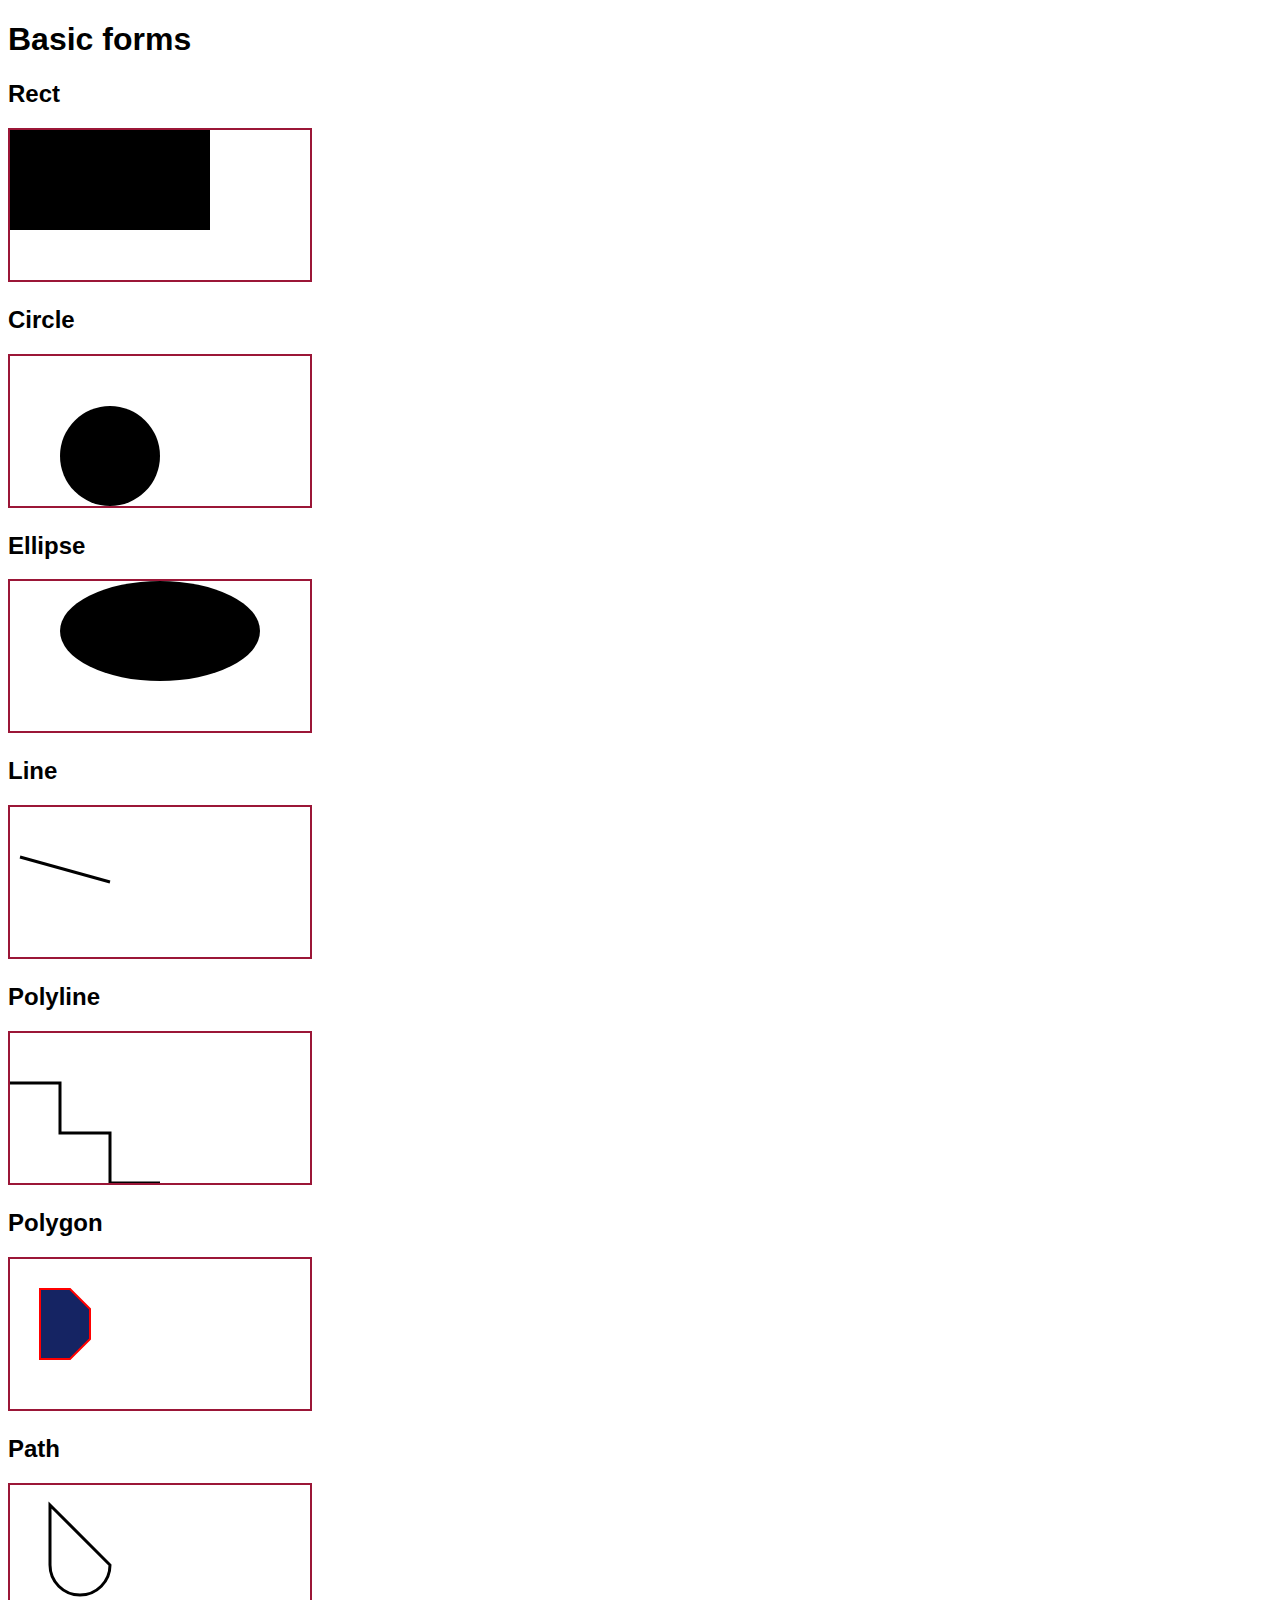
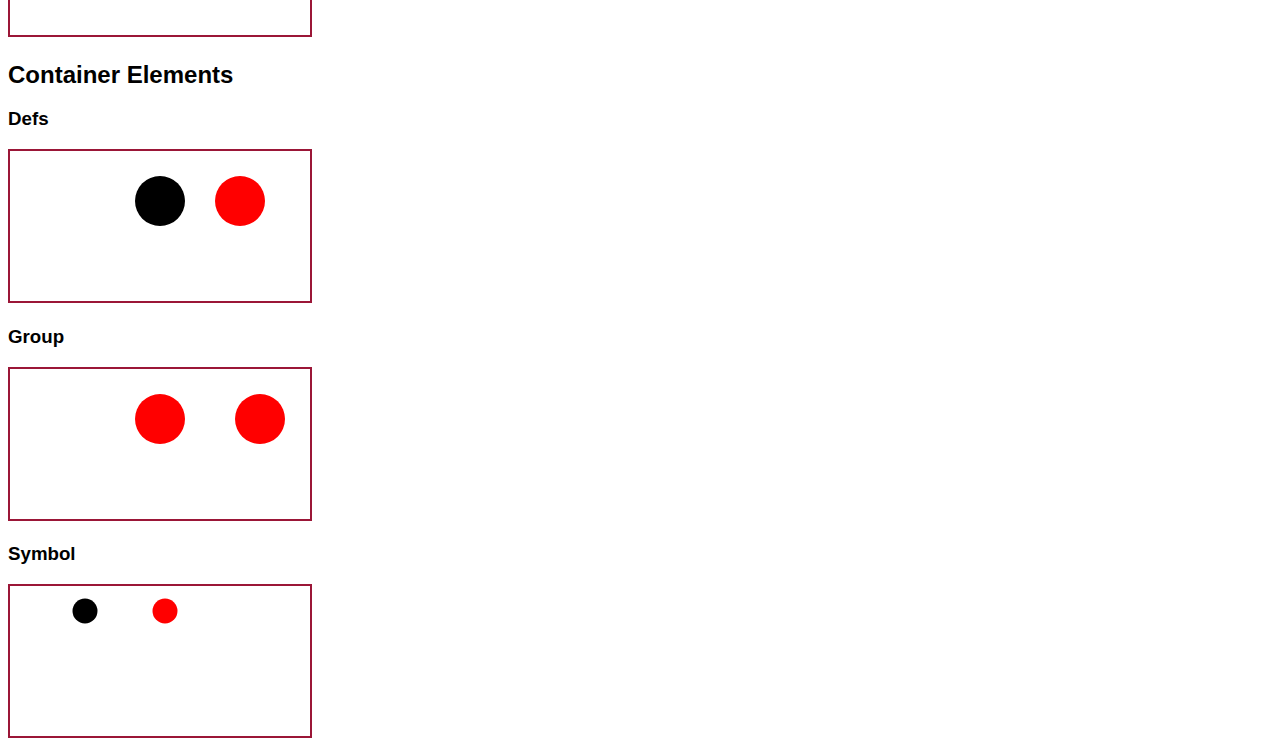
<file: basic-forms/index.html>
<!DOCTYPE html>
<html lang="en">
<head>
  <meta charset="UTF-8">
  <meta http-equiv="X-UA-Compatible" content="IE=edge">
  <meta name="viewport" content="width=device-width, initial-scale=1.0">
  <title>Basic Forms</title>
  <link rel="stylesheet" href="./../assets/css/style.css">
</head>
<body>
  <h1>Basic forms</h1>

  <h2>Rect</h2>
  <svg>
    <rect x="0" y="0" width="200" height="100"/>
  </svg>

  <h2>Circle</h2>
  <svg>
    <circle r="50" cx="100" cy="100"/>
  </svg>

  <h2>Ellipse</h2>
  <svg>
    <ellipse rx="100" ry="50" cx="150" cy="50"/>
  </svg>

  <h2>Line</h2>
  <svg>
    <line x1="10" y1="50" x2="100" y2="75" stroke="#000" stroke-width="3"/>
  </svg>

  <h2>Polyline</h2>
  <svg>
    <polyline points="0,50 50,50 50,100 100,100 100,150 150,150" fill="transparent" stroke="#000" stroke-width="3"/>
  </svg>

  <h2>Polygon</h2>
  <svg>
    <polygon points="30,30 60,30 80,50 80,80 60,100 30,100" fill="#152463" stroke="#F00" stroke-width="2"/>
  </svg>

  <h2>Path</h2>
  <svg>
    <path 
      stroke="#000"
      stroke-width="3"
      fill="none"
      d="M40,20 L40,80 A30,30 0 0,0 100,80z"
    />
  </svg>

  <h2>Container Elements</h2>

  <h3>Defs</h3>
  <svg>
    <defs>
      <circle id="my-circle" r="25" cx="150" cy="50"/>
    </defs>

    <use xlink:href="#my-circle"/>
    <use xlink:href="#my-circle" x="80" fill="red"/>
  </svg>

  <h3>Group</h3>
  <svg>
    <g fill="red">
      <circle id="my-circle" r="25" cx="150" cy="50"/>
      <circle id="my-circle" r="25" cx="250" cy="50"/>
    </g>
  </svg>

  <h3>Symbol</h3>
  <svg>
    <symbol id="my-symbol" viewBox="0 0 600 300">
      <circle r="25" cx="150" cy="50"/>
    </symbol>

    <use xlink:href="#my-symbol"/>
    <use xlink:href="#my-symbol" x="80" fill="red"/>
  </svg>
</body>
</html>
</file>
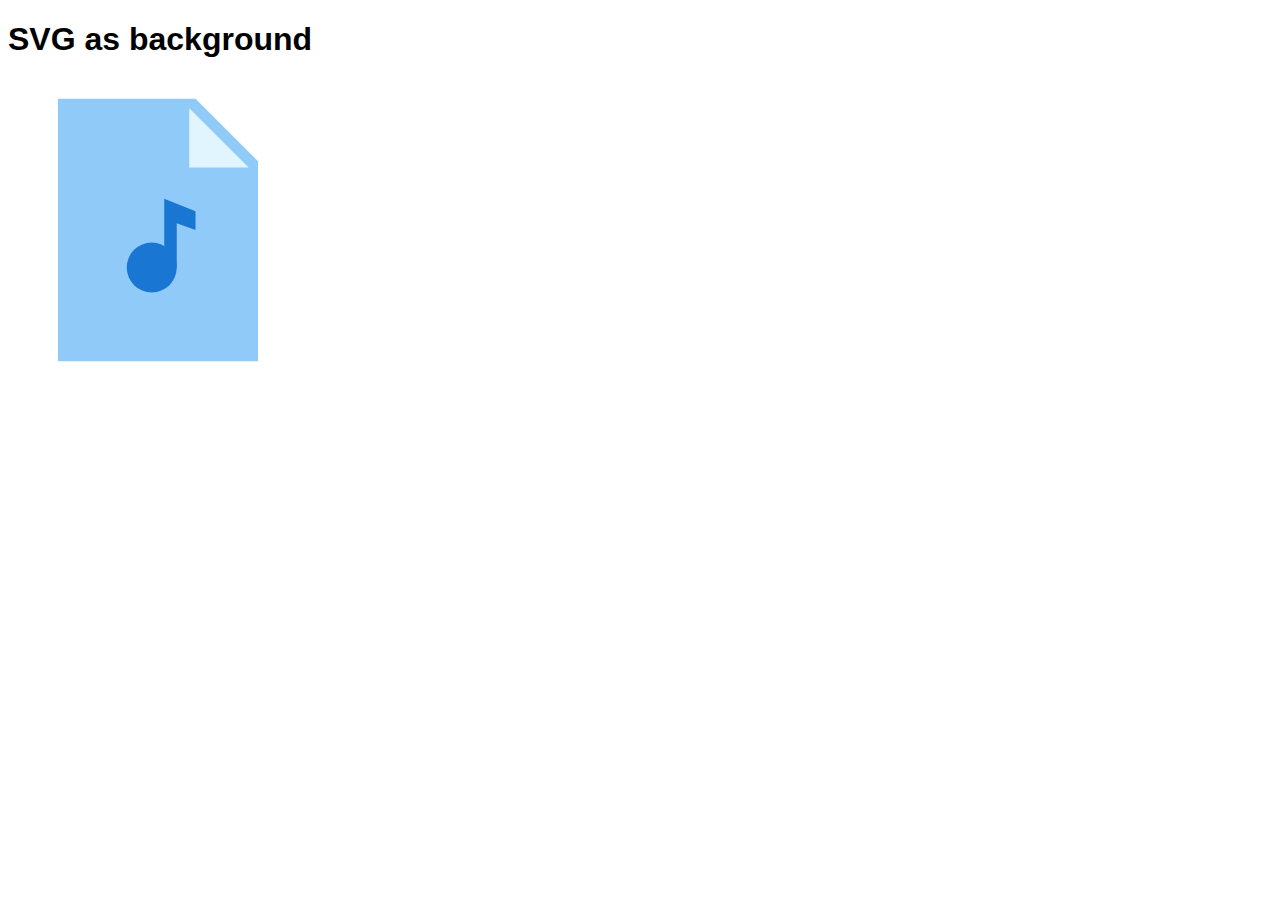
<file: bkg-image/index.html>
<!DOCTYPE html>
<html lang="en">
<head>
  <meta charset="UTF-8">
  <meta http-equiv="X-UA-Compatible" content="IE=edge">
  <meta name="viewport" content="width=device-width, initial-scale=1.0">
  <title>SVG as background</title>

  <link rel="stylesheet" href="./../assets/css/main.css">
</head>
<body>
  <style>
    .icon{
      display:inline-block;
      width:300px;
      height:300px;
    }
    .icon-music{
      background-image: url('./../assets/img/audio_file.svg');
    }
    .icon-clock{
      background-image: url('./../assets/img/alarm_clock.svg');
    }
  </style>

  <h1>SVG as background</h1>

  <i class="icon icon-music"></i>
</body>
</html>
</file>
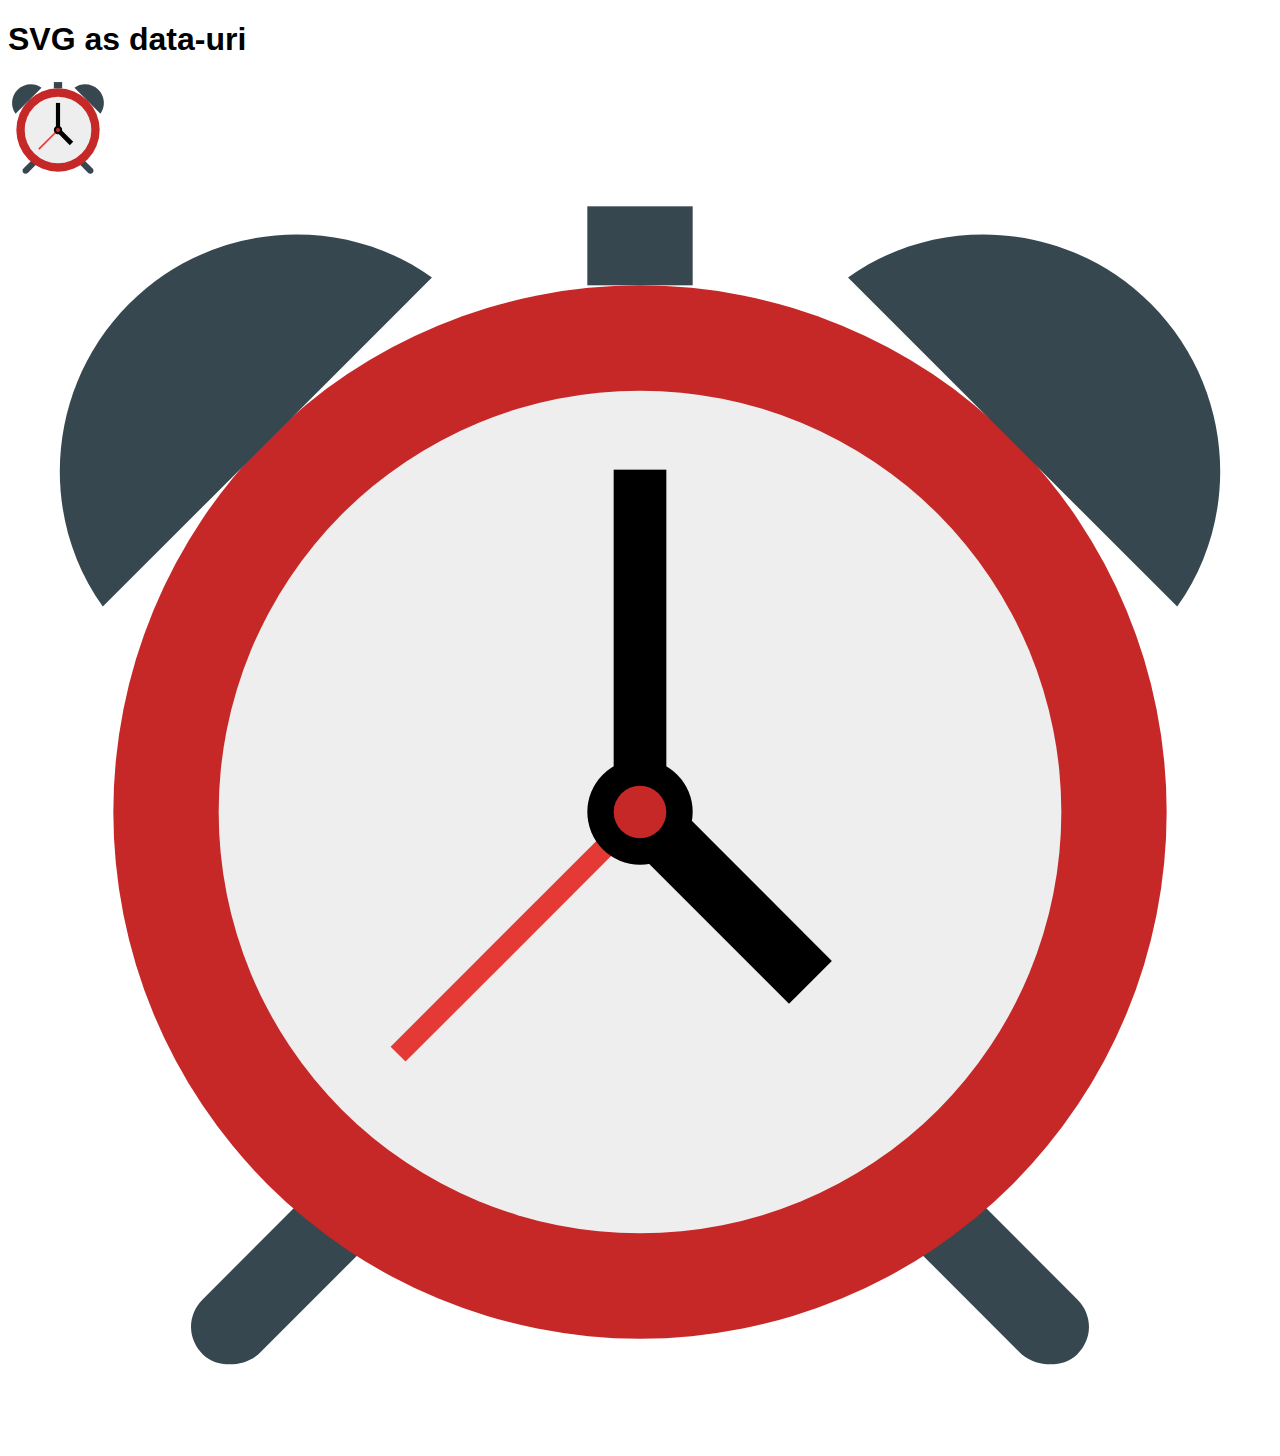
<file: data-uri/index.html>
<!DOCTYPE html>
<html lang="en">
<head>
  <meta charset="UTF-8">
  <meta http-equiv="X-UA-Compatible" content="IE=edge">
  <meta name="viewport" content="width=device-width, initial-scale=1.0">
  <title>SVG as data-uri</title>

  <link rel="stylesheet" href="./../assets/css/main.css">
</head>
<body>
  <h1>SVG as data-uri</h1>

  <style>
    .icon-clock{
      height: 100px;
      width: 100px;
      background-image: url([data-uri]);
    }
  </style>

  <div class="icon-clock"></div>

  <img src="[data-uri]" alt="">
</body>
</html>
</file>
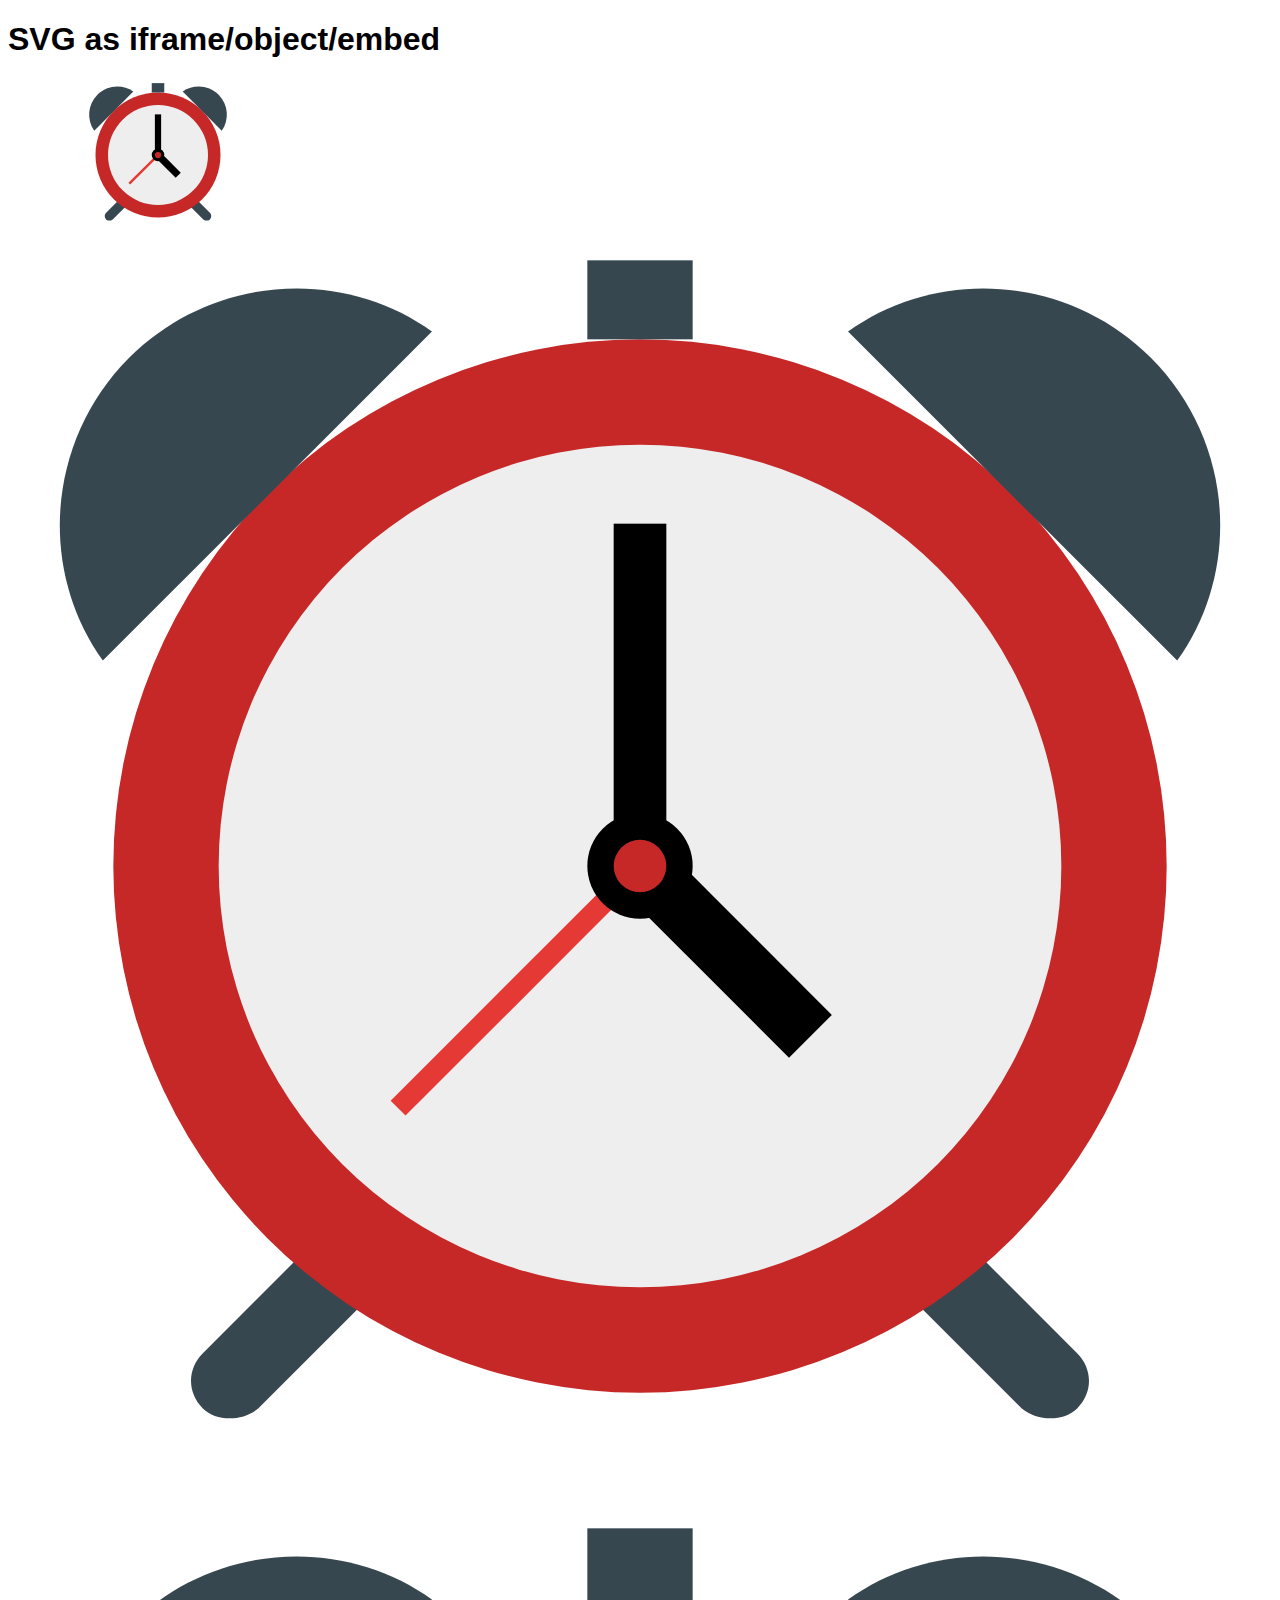
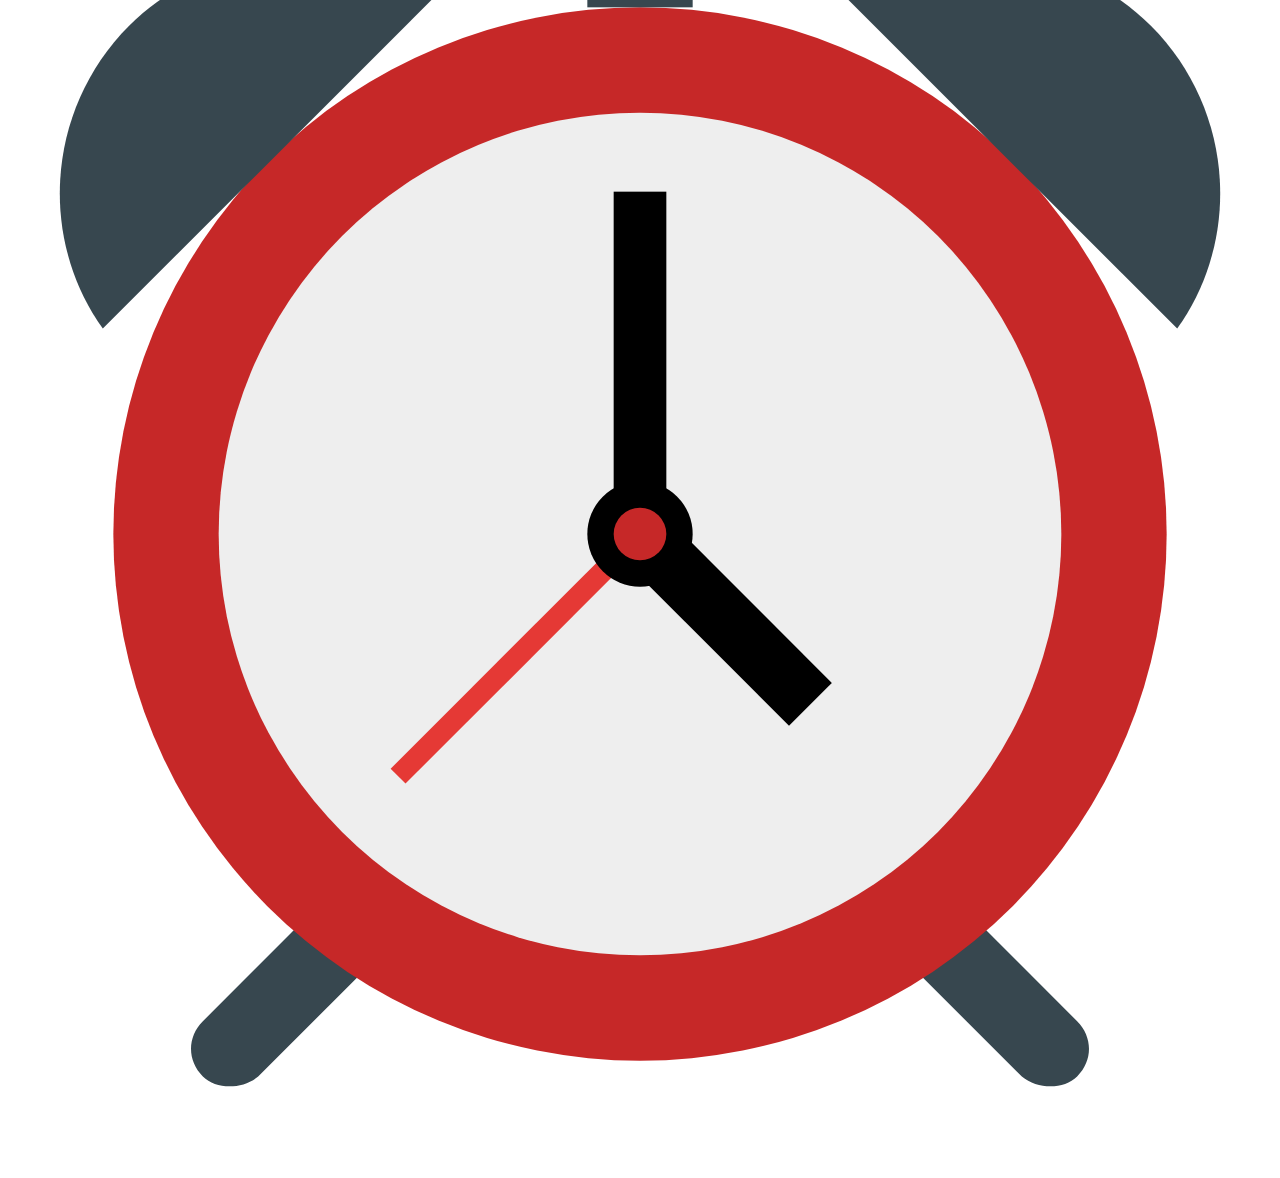
<file: iframe-object-embed/index.html>
<!DOCTYPE html>
<html lang="en">
<head>
  <meta charset="UTF-8">
  <meta http-equiv="X-UA-Compatible" content="IE=edge">
  <meta name="viewport" content="width=device-width, initial-scale=1.0">
  <title>SVG as iframe/object/embed</title>

  <link rel="stylesheet" href="./../assets/css/main.css">
</head>
<body>
  <h1>SVG as iframe/object/embed</h1>

  <iframe src="./../assets/img/alarm_clock.svg" frameborder="0"></iframe>
  <object data="./../assets/img/alarm_clock.svg" type=""></object>
  <embed src="./../assets/img/alarm_clock.svg" type="">
</body>
</html>
</file>
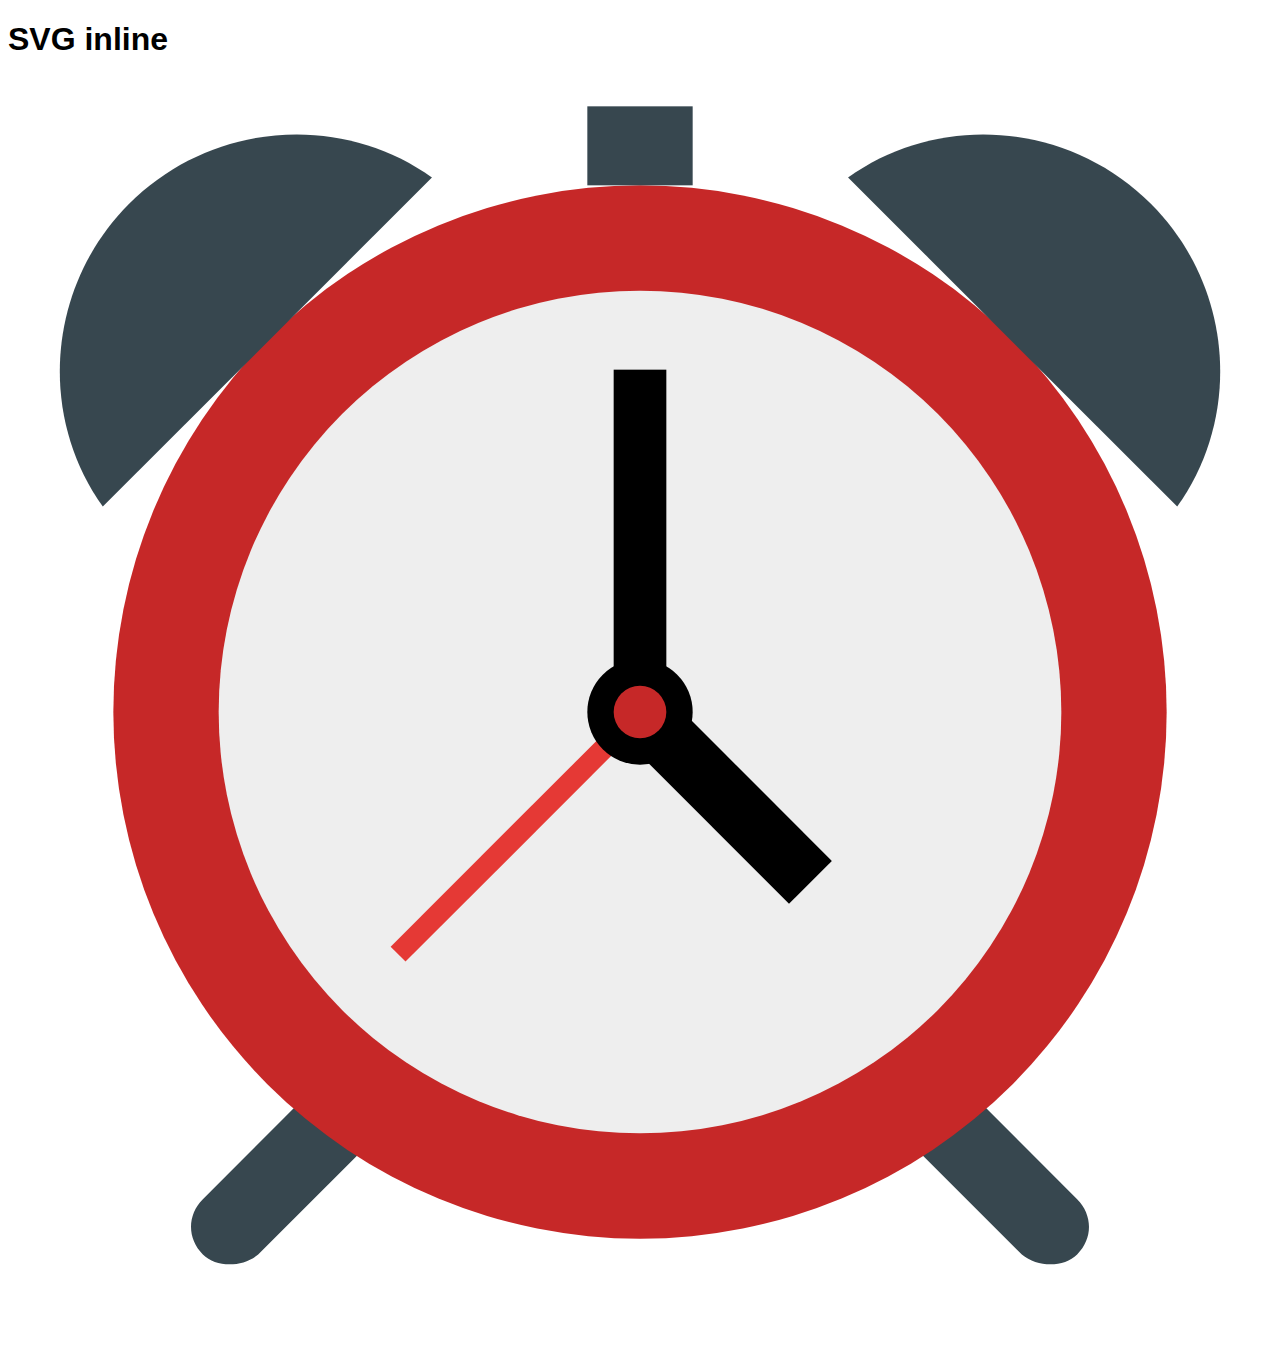
<file: inline/index.html>
<!DOCTYPE html>
<html lang="en">
<head>
  <meta charset="UTF-8">
  <meta http-equiv="X-UA-Compatible" content="IE=edge">
  <meta name="viewport" content="width=device-width, initial-scale=1.0">
  <title>SVG inline</title>

  <link rel="stylesheet" href="./../assets/css/main.css">
</head>
<body>
  <h1>SVG inline</h1>

  <svg version="1" xmlns="http://www.w3.org/2000/svg" viewBox="0 0 48 48" enable-background="new 0 0 48 48">
    <g fill="#37474F">
        <path d="M38.5,44.6l-4-4l2.1-2.1l4,4c0.6,0.6,0.6,1.5,0,2.1l0,0C40.1,45.1,39.1,45.1,38.5,44.6z"/>
        <path d="M9.5,44.6l4-4l-2.1-2.1l-4,4c-0.6,0.6-0.6,1.5,0,2.1l0,0C7.9,45.1,8.9,45.1,9.5,44.6z"/>
    </g>
    <circle fill="#C62828" cx="24" cy="24" r="20"/>
    <circle fill="#eee" cx="24" cy="24" r="16"/>
    <rect x="19" y="22.1" transform="matrix(-.707 -.707 .707 -.707 12.904 62.537)" fill="#E53935" width=".8" height="13"/>
    <rect x="23" y="11" width="2" height="13"/>
    <rect x="26.1" y="22.7" transform="matrix(-.707 .707 -.707 -.707 65.787 27.25)" width="2.3" height="9.2"/>
    <circle cx="24" cy="24" r="2"/>
    <circle fill="#C62828" cx="24" cy="24" r="1"/>
    <rect x="22" y="1" fill="#37474F" width="4" height="3"/>
    <g fill="#37474F">
        <path d="M44.4,16.2c2.5-3.5,2.1-8.4-1-11.5c-3.1-3.1-8-3.5-11.5-1L44.4,16.2z"/>
        <path d="M3.6,16.2c-2.5-3.5-2.1-8.4,1-11.5c3.1-3.1,8-3.5,11.5-1L3.6,16.2z"/>
    </g>
  </svg>

</body>
</html>
</file>
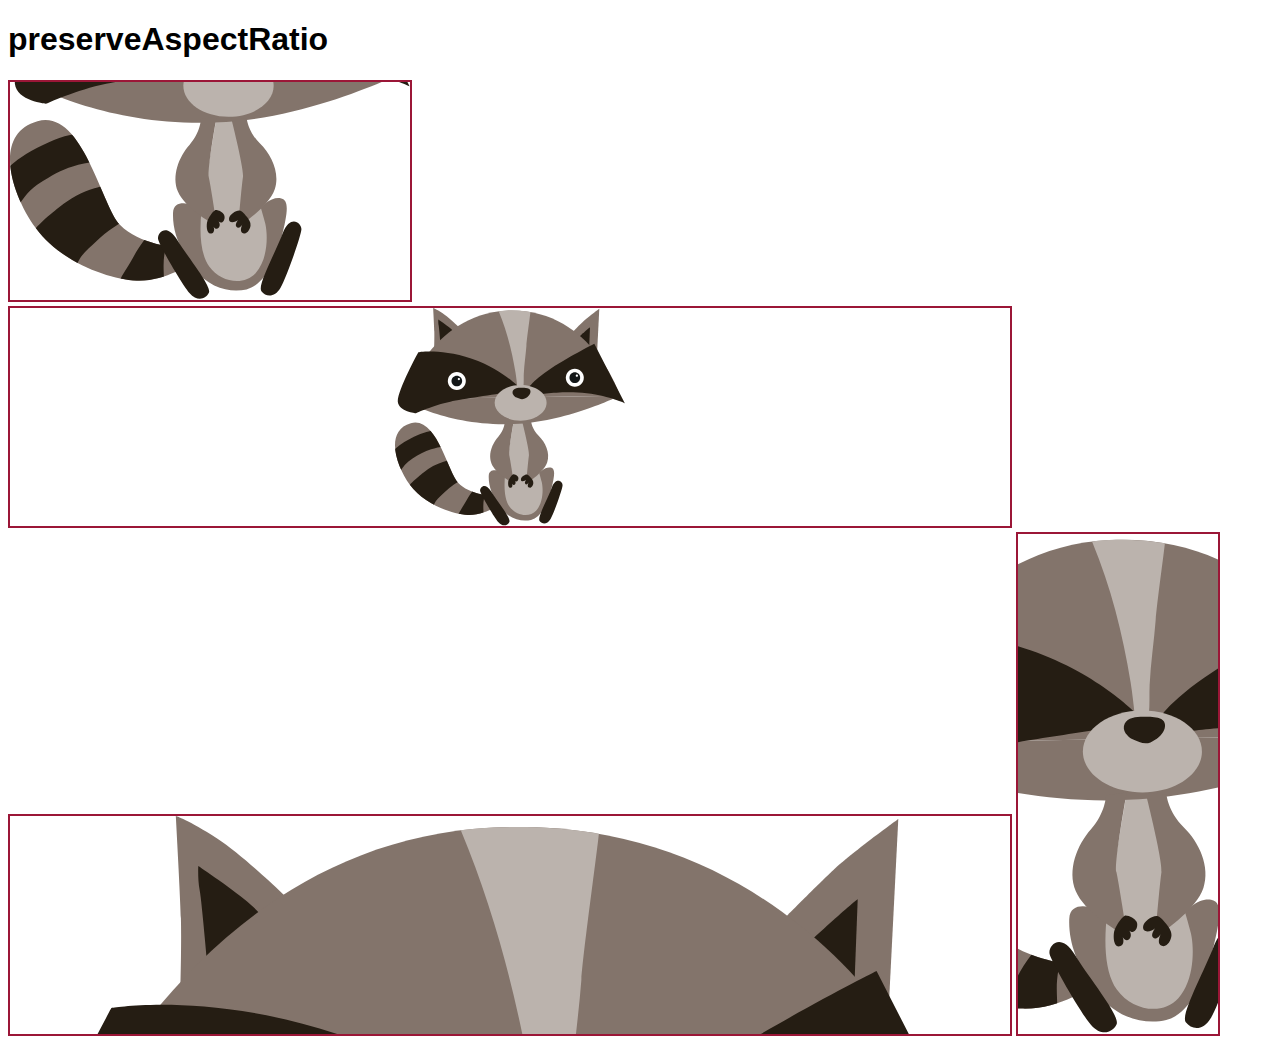
<file: preserveAspectRatio/index.html>
<!DOCTYPE html>
<html lang="en">
<head>
  <meta charset="UTF-8">
  <meta http-equiv="X-UA-Compatible" content="IE=edge">
  <meta name="viewport" content="width=device-width, initial-scale=1.0">
  <title>preserveAspectRatio</title>

  <link rel="stylesheet" href="./../assets/css/style.css">
</head>
<body>
  <h1>preserveAspectRatio</h1>

  <svg
    width="400" height="218"
    viewBox="0 0 230 218"
    preserveAspectRatio="xMaxYMax slice">
    

    <path fill="#83746B" d="M96.308,187.916c0,0-22.25-1.75-33-13s-21.5-67-47.5-59.75s-15.25,42-1,61.5s42,29.5,58,30.25
        s31.5-10,31.5-10L96.308,187.916z"/>
    <g>
        <defs>
            <path id="SVGID_1_" d="M15.808,115.166c-26,7.25-15.25,42-1,61.5s42,29.5,58,30.25s31.5-10,31.5-10l-8-9c0,0-22.25-1.75-33-13
                c-10.097-10.566-20.198-60.393-42.932-60.398C18.906,114.518,17.387,114.727,15.808,115.166"/>
        </defs>
        <clipPath id="SVGID_2_">
            <use xlink:href="#SVGID_1_"  overflow="visible"/>
        </clipPath>
        <path clip-path="url(#SVGID_2_)" fill="#251D13" d="M-5.692,147.666c3.285-5.541,9.514-10.207,14.97-13.625
            c4.254-2.665,8.487-4.82,13.092-6.812c3.887-1.681,7.987-3.4,12.188-4.068c1.394-0.221,4.13-0.923,5.5-0.493
            c1.593,0.499,1.832,1.756,2.548,3.235c2.17,4.481,5.58,7.863,6.702,12.764c-4.404-0.027-8.978,1.391-13.25,2.5
            c-6.309,1.639-13,5.812-18.5,9.25c-6,3.75-9.814,8.536-13,14c-2.568-1.561-7.432-9.463-8.752-12.134
            C-5.17,150.307-6.853,147.811-5.692,147.666"/>
        <path clip-path="url(#SVGID_2_)" fill="#251D13" d="M11.558,183.916c-2.096-4.627,13.587-16.745,17.056-19.514
            c5.946-4.746,12.711-8.42,19.944-10.618c2.57-0.782,6.014-2.045,8.706-1.58c0.66,3.112,4.117,6.285,5.85,8.942
            c2.025,3.107,4.373,6.162,6.675,8.957c-7.1,3.636-14.226,8.398-19.981,13.949c-3.199,3.084-6.439,5.561-9.055,9.223
            c-2.015,2.822-2.94,6.693-5.183,9.176c-4.836-3.268-9.978-7.287-14.517-11.035C18.465,189.279,13.901,184.566,11.558,183.916"/>
        <path clip-path="url(#SVGID_2_)" fill="#251D13" d="M61.558,212.416c-0.094-4.887,5.121-11.594,7.5-15.807
            c2.462-4.358,4.783-8.756,7.851-12.693c1.136-1.459,2.275-2.95,3.65-4.061c1.565-1.266,1.738-1.129,3.305-0.752
            c2.375,0.574,5.165,2.17,7.418,3.106c-2.017,5.242-2.979,10.496-2.974,16.175c0.004,4.19,0.523,9.233-0.027,13.256
            c-4.861-0.055-9.857,0.725-14.72,1.049C70.451,212.898,64.22,213.78,61.558,212.416"/>
    </g>
    <path fill="#83746B" d="M107.532,164.199c0,0-13.434-6.125-13.788,3.669c-0.353,9.795,3.068,19.841,11.877,31.785
        s21.496,14.36,30.376,12.269c8.883-2.092,16.338-14.361,20.086-29.642c3.748-15.282,4.566-21.851-0.506-22.767
        c-5.071-0.918-11.51,4.02-14.355,10.221c-2.848,6.201-16.346-4.68-22.398-5.281S107.532,164.199,107.532,164.199"/>
    <path fill="#BBB3AD" d="M118.808,112.666c0,0-4.5,27.5-7.25,43.5s-3.5,33.5,3,42.5s19.75,11.5,26.75,3.75s7-21.5,5.5-28.25
        s-9.25-30.5-12.75-40.5s-6.75-21.75-6.75-21.75L118.808,112.666z"/>
    <path fill="#83746B" d="M65.308,20.333c0,0-11-10.833-17.667-15.167C40.975,0.833,38.141,0,38.141,0s1,17.5,1.167,23.5
        s-0.167,17.833-0.167,17.833s12.5-5.167,17.167-8.167S65.308,20.333,65.308,20.333"/>
    <path fill="#251D13" d="M45.642,37.166c0,0-1.5-17.5-2-20s-0.333-5.667-0.333-5.667s8.666,5.834,12,8.834c3.333,3,5.666,6,5.666,6
        L45.642,37.166z"/>
    <path fill="#83746B" d="M201.808,50l-25.166-25c0,0,8.832-9,13.166-13s14.5-11.333,14.5-11.333"/>
    <path fill="#251D13" d="M193.974,45.333l-14-12.833c0,0,12.668-11.667,15-13.333"/>
    <path fill="#83746B" d="M224.808,87.666c0,0-50.064,24.758-100.5,28c-70,4.5-117.5-24.5-117.5-24.5"/>
    <path fill="#83746B" d="M6.808,91.166c0,0,28.949-84.965,104.5-88.5c85.5-4,113.5,85,113.5,85"/>
    <path fill="#251D13" d="M23.308,44.166c0,0,23-4,53.5,6.5s47.5,29,47.5,29l0.5,3c0,0-52.5,7.5-69.5,11s-34.5,11.5-34.5,11.5
        s-17-1.5-18-11.5S23.308,44.166,23.308,44.166"/>
    <path fill="#251D13" d="M199.308,35.666c0,0-23,11.5-43,24.5s-25,22.5-25,22.5l4.5-0.5l6,4.5c0,0,26-4.5,50-1.5s38,10,38,10"/>
    <path fill="none" d="M224.808,87.666c0,0-26.782-85.132-107.945-85.131c-1.824,0-3.676,0.043-5.555,0.131"/>
    <path fill="none" d="M111.308,2.666c-75.551,3.534-104.5,88.5-104.5,88.5s47.5,29,117.5,24.5c50.436-3.242,100.5-28,100.5-28"/>
    <path fill="#BBB3AD" d="M151.597,94.833c0,9.849-11.621,17.833-25.955,17.833c-14.335,0-25.956-7.984-25.956-17.833
        c0-9.849,11.621-17.833,25.956-17.833C139.976,77,151.597,84.984,151.597,94.833"/>
    <path fill="#BBB3AD" d="M103.683,3.291c8.273,19.915,13.363,40.284,16.809,61.301c0.735,4.488,1.316,9.699,1.707,13.683
        c2.111-0.255,4.108-0.32,6.226,0.348c0.512-4.238,0.159-8.595,0.372-12.941c0.455-9.385,1.902-18.719,2.621-28.024
        c0.607-7.857,3.683-29.7,4.016-33.575C122.225,1.749,109.058,2.541,103.683,3.291"/>
    <path fill="#251D13" d="M127.372,79.685c-2.947-0.07-7.995-0.153-9.47,3.043c-1.332,2.884,1.166,5.725,3.727,6.892
        c2.316,1.056,5.037,2.347,7.52,1.232c2.813-1.263,4.215-2.449,5.455-4.364c1.274-1.969,1.39-4.662-0.752-5.789
        C132.013,79.732,129.738,79.741,127.372,79.685"/>
    <path fill="#83746B" d="M109.808,113.916c0,0-0.25,7.75-6.5,14.75s-10.5,18-6.75,27s18,17.25,18,17.25s1.25-1,2.25-3l1-2
        c0,0-2.5-16-3.5-20.5s4.5-34.75,4.5-34.75L109.808,113.916z"/>
    <path fill="#83746B" d="M136.121,113.586c0,0,0.787,7.714,7.507,14.264c6.721,6.549,11.724,17.229,8.606,26.467
        s-16.76,18.457-16.76,18.457s-1.316-0.912-2.453-2.836l-1.136-1.926c0,0,1.384-16.136,2.069-20.695
        c0.686-4.558-6.899-34.354-6.899-34.354L136.121,113.586z"/>
    <path fill="#251D13" d="M144.558,212.916c2.5,3.25,7.5,4,11-2s11.75-29.75,12-33.5s-6.5-9-10.75,2.25
        S142.058,209.666,144.558,212.916"/>
    <path fill="#251D13" d="M114.351,213.889c-1.858,3.655-6.634,5.314-11.18,0.062c-4.546-5.252-17.032-27.075-17.968-30.714
        c-0.937-3.641,4.73-10.044,10.98,0.23C102.434,193.74,116.208,210.234,114.351,213.889"/>
    <path fill="#251D13" d="M118.058,166.291c-1.824,1.044-3.963,4.648-4.614,6.573c-0.548,1.62-0.669,7.489,2.302,6.931
        c1.783-0.335,1.918-2.662,1.297-3.963c2.117,3.161,4.847-0.411,2.9-2.9c2.528,1.983,4.137-1.83,3.182-3.824
        C122.388,167.57,120.035,166.221,118.058,166.291"/>
    <path fill="#251D13" d="M131.808,166.541c-2.16,0.05-5.793,2.432-5.881,4.844c-0.109,2.986,3.972,1.853,5.236,0.488
        c-0.512,0.809-1.901,2.872-0.98,3.97c1.238,1.476,2.963-0.421,3.377-1.319c-0.604,1.539-1.562,4.302,0.529,5.048
        c2.367,0.845,4.056-2.515,4.219-4.399c0.16-1.854-0.928-3.435-2-4.832C135.3,169.025,133.095,166.275,131.808,166.541"/>
    <path fill="#FFFFFF" d="M188.808,69.666c0,4.971-4.029,9-9,9s-9-4.029-9-9c0-4.971,4.029-9,9-9S188.808,64.695,188.808,69.666"/>
    <path fill="#131718" d="M185.142,69.666c0,2.945-2.389,5.333-5.334,5.333s-5.334-2.388-5.334-5.333s2.389-5.333,5.334-5.333
        S185.142,66.721,185.142,69.666"/>
    <path fill="#FFFFFF" d="M182.996,67.666c0,0.621-0.504,1.125-1.125,1.125s-1.125-0.504-1.125-1.125s0.504-1.125,1.125-1.125
        S182.996,67.045,182.996,67.666"/>
    <path fill="#FFFFFF" d="M70.808,73c0,4.971-4.029,9-9,9s-9-4.029-9-9c0-4.971,4.029-9,9-9S70.808,68.028,70.808,73"/>
    <path fill="#131718" d="M67.142,73c0,2.946-2.388,5.333-5.333,5.333c-2.946,0-5.334-2.387-5.334-5.333
        c0-2.945,2.388-5.333,5.334-5.333C64.753,67.667,67.142,70.054,67.142,73"/>
    <path fill="#FFFFFF" d="M64.996,71c0,0.621-0.504,1.125-1.125,1.125S62.746,71.62,62.746,71c0-0.621,0.504-1.125,1.125-1.125
        S64.996,70.378,64.996,71"/>
  </svg>


  <svg
    width="1000" height="218"
    viewBox="0 0 230 218"
    preserveAspectRatio="xMidYMin meet">
    

    <path fill="#83746B" d="M96.308,187.916c0,0-22.25-1.75-33-13s-21.5-67-47.5-59.75s-15.25,42-1,61.5s42,29.5,58,30.25
        s31.5-10,31.5-10L96.308,187.916z"/>
    <g>
        <defs>
            <path id="SVGID_1_" d="M15.808,115.166c-26,7.25-15.25,42-1,61.5s42,29.5,58,30.25s31.5-10,31.5-10l-8-9c0,0-22.25-1.75-33-13
                c-10.097-10.566-20.198-60.393-42.932-60.398C18.906,114.518,17.387,114.727,15.808,115.166"/>
        </defs>
        <clipPath id="SVGID_2_">
            <use xlink:href="#SVGID_1_"  overflow="visible"/>
        </clipPath>
        <path clip-path="url(#SVGID_2_)" fill="#251D13" d="M-5.692,147.666c3.285-5.541,9.514-10.207,14.97-13.625
            c4.254-2.665,8.487-4.82,13.092-6.812c3.887-1.681,7.987-3.4,12.188-4.068c1.394-0.221,4.13-0.923,5.5-0.493
            c1.593,0.499,1.832,1.756,2.548,3.235c2.17,4.481,5.58,7.863,6.702,12.764c-4.404-0.027-8.978,1.391-13.25,2.5
            c-6.309,1.639-13,5.812-18.5,9.25c-6,3.75-9.814,8.536-13,14c-2.568-1.561-7.432-9.463-8.752-12.134
            C-5.17,150.307-6.853,147.811-5.692,147.666"/>
        <path clip-path="url(#SVGID_2_)" fill="#251D13" d="M11.558,183.916c-2.096-4.627,13.587-16.745,17.056-19.514
            c5.946-4.746,12.711-8.42,19.944-10.618c2.57-0.782,6.014-2.045,8.706-1.58c0.66,3.112,4.117,6.285,5.85,8.942
            c2.025,3.107,4.373,6.162,6.675,8.957c-7.1,3.636-14.226,8.398-19.981,13.949c-3.199,3.084-6.439,5.561-9.055,9.223
            c-2.015,2.822-2.94,6.693-5.183,9.176c-4.836-3.268-9.978-7.287-14.517-11.035C18.465,189.279,13.901,184.566,11.558,183.916"/>
        <path clip-path="url(#SVGID_2_)" fill="#251D13" d="M61.558,212.416c-0.094-4.887,5.121-11.594,7.5-15.807
            c2.462-4.358,4.783-8.756,7.851-12.693c1.136-1.459,2.275-2.95,3.65-4.061c1.565-1.266,1.738-1.129,3.305-0.752
            c2.375,0.574,5.165,2.17,7.418,3.106c-2.017,5.242-2.979,10.496-2.974,16.175c0.004,4.19,0.523,9.233-0.027,13.256
            c-4.861-0.055-9.857,0.725-14.72,1.049C70.451,212.898,64.22,213.78,61.558,212.416"/>
    </g>
    <path fill="#83746B" d="M107.532,164.199c0,0-13.434-6.125-13.788,3.669c-0.353,9.795,3.068,19.841,11.877,31.785
        s21.496,14.36,30.376,12.269c8.883-2.092,16.338-14.361,20.086-29.642c3.748-15.282,4.566-21.851-0.506-22.767
        c-5.071-0.918-11.51,4.02-14.355,10.221c-2.848,6.201-16.346-4.68-22.398-5.281S107.532,164.199,107.532,164.199"/>
    <path fill="#BBB3AD" d="M118.808,112.666c0,0-4.5,27.5-7.25,43.5s-3.5,33.5,3,42.5s19.75,11.5,26.75,3.75s7-21.5,5.5-28.25
        s-9.25-30.5-12.75-40.5s-6.75-21.75-6.75-21.75L118.808,112.666z"/>
    <path fill="#83746B" d="M65.308,20.333c0,0-11-10.833-17.667-15.167C40.975,0.833,38.141,0,38.141,0s1,17.5,1.167,23.5
        s-0.167,17.833-0.167,17.833s12.5-5.167,17.167-8.167S65.308,20.333,65.308,20.333"/>
    <path fill="#251D13" d="M45.642,37.166c0,0-1.5-17.5-2-20s-0.333-5.667-0.333-5.667s8.666,5.834,12,8.834c3.333,3,5.666,6,5.666,6
        L45.642,37.166z"/>
    <path fill="#83746B" d="M201.808,50l-25.166-25c0,0,8.832-9,13.166-13s14.5-11.333,14.5-11.333"/>
    <path fill="#251D13" d="M193.974,45.333l-14-12.833c0,0,12.668-11.667,15-13.333"/>
    <path fill="#83746B" d="M224.808,87.666c0,0-50.064,24.758-100.5,28c-70,4.5-117.5-24.5-117.5-24.5"/>
    <path fill="#83746B" d="M6.808,91.166c0,0,28.949-84.965,104.5-88.5c85.5-4,113.5,85,113.5,85"/>
    <path fill="#251D13" d="M23.308,44.166c0,0,23-4,53.5,6.5s47.5,29,47.5,29l0.5,3c0,0-52.5,7.5-69.5,11s-34.5,11.5-34.5,11.5
        s-17-1.5-18-11.5S23.308,44.166,23.308,44.166"/>
    <path fill="#251D13" d="M199.308,35.666c0,0-23,11.5-43,24.5s-25,22.5-25,22.5l4.5-0.5l6,4.5c0,0,26-4.5,50-1.5s38,10,38,10"/>
    <path fill="none" d="M224.808,87.666c0,0-26.782-85.132-107.945-85.131c-1.824,0-3.676,0.043-5.555,0.131"/>
    <path fill="none" d="M111.308,2.666c-75.551,3.534-104.5,88.5-104.5,88.5s47.5,29,117.5,24.5c50.436-3.242,100.5-28,100.5-28"/>
    <path fill="#BBB3AD" d="M151.597,94.833c0,9.849-11.621,17.833-25.955,17.833c-14.335,0-25.956-7.984-25.956-17.833
        c0-9.849,11.621-17.833,25.956-17.833C139.976,77,151.597,84.984,151.597,94.833"/>
    <path fill="#BBB3AD" d="M103.683,3.291c8.273,19.915,13.363,40.284,16.809,61.301c0.735,4.488,1.316,9.699,1.707,13.683
        c2.111-0.255,4.108-0.32,6.226,0.348c0.512-4.238,0.159-8.595,0.372-12.941c0.455-9.385,1.902-18.719,2.621-28.024
        c0.607-7.857,3.683-29.7,4.016-33.575C122.225,1.749,109.058,2.541,103.683,3.291"/>
    <path fill="#251D13" d="M127.372,79.685c-2.947-0.07-7.995-0.153-9.47,3.043c-1.332,2.884,1.166,5.725,3.727,6.892
        c2.316,1.056,5.037,2.347,7.52,1.232c2.813-1.263,4.215-2.449,5.455-4.364c1.274-1.969,1.39-4.662-0.752-5.789
        C132.013,79.732,129.738,79.741,127.372,79.685"/>
    <path fill="#83746B" d="M109.808,113.916c0,0-0.25,7.75-6.5,14.75s-10.5,18-6.75,27s18,17.25,18,17.25s1.25-1,2.25-3l1-2
        c0,0-2.5-16-3.5-20.5s4.5-34.75,4.5-34.75L109.808,113.916z"/>
    <path fill="#83746B" d="M136.121,113.586c0,0,0.787,7.714,7.507,14.264c6.721,6.549,11.724,17.229,8.606,26.467
        s-16.76,18.457-16.76,18.457s-1.316-0.912-2.453-2.836l-1.136-1.926c0,0,1.384-16.136,2.069-20.695
        c0.686-4.558-6.899-34.354-6.899-34.354L136.121,113.586z"/>
    <path fill="#251D13" d="M144.558,212.916c2.5,3.25,7.5,4,11-2s11.75-29.75,12-33.5s-6.5-9-10.75,2.25
        S142.058,209.666,144.558,212.916"/>
    <path fill="#251D13" d="M114.351,213.889c-1.858,3.655-6.634,5.314-11.18,0.062c-4.546-5.252-17.032-27.075-17.968-30.714
        c-0.937-3.641,4.73-10.044,10.98,0.23C102.434,193.74,116.208,210.234,114.351,213.889"/>
    <path fill="#251D13" d="M118.058,166.291c-1.824,1.044-3.963,4.648-4.614,6.573c-0.548,1.62-0.669,7.489,2.302,6.931
        c1.783-0.335,1.918-2.662,1.297-3.963c2.117,3.161,4.847-0.411,2.9-2.9c2.528,1.983,4.137-1.83,3.182-3.824
        C122.388,167.57,120.035,166.221,118.058,166.291"/>
    <path fill="#251D13" d="M131.808,166.541c-2.16,0.05-5.793,2.432-5.881,4.844c-0.109,2.986,3.972,1.853,5.236,0.488
        c-0.512,0.809-1.901,2.872-0.98,3.97c1.238,1.476,2.963-0.421,3.377-1.319c-0.604,1.539-1.562,4.302,0.529,5.048
        c2.367,0.845,4.056-2.515,4.219-4.399c0.16-1.854-0.928-3.435-2-4.832C135.3,169.025,133.095,166.275,131.808,166.541"/>
    <path fill="#FFFFFF" d="M188.808,69.666c0,4.971-4.029,9-9,9s-9-4.029-9-9c0-4.971,4.029-9,9-9S188.808,64.695,188.808,69.666"/>
    <path fill="#131718" d="M185.142,69.666c0,2.945-2.389,5.333-5.334,5.333s-5.334-2.388-5.334-5.333s2.389-5.333,5.334-5.333
        S185.142,66.721,185.142,69.666"/>
    <path fill="#FFFFFF" d="M182.996,67.666c0,0.621-0.504,1.125-1.125,1.125s-1.125-0.504-1.125-1.125s0.504-1.125,1.125-1.125
        S182.996,67.045,182.996,67.666"/>
    <path fill="#FFFFFF" d="M70.808,73c0,4.971-4.029,9-9,9s-9-4.029-9-9c0-4.971,4.029-9,9-9S70.808,68.028,70.808,73"/>
    <path fill="#131718" d="M67.142,73c0,2.946-2.388,5.333-5.333,5.333c-2.946,0-5.334-2.387-5.334-5.333
        c0-2.945,2.388-5.333,5.334-5.333C64.753,67.667,67.142,70.054,67.142,73"/>
    <path fill="#FFFFFF" d="M64.996,71c0,0.621-0.504,1.125-1.125,1.125S62.746,71.62,62.746,71c0-0.621,0.504-1.125,1.125-1.125
        S64.996,70.378,64.996,71"/>
  </svg>



  <svg
    width="1000" height="218"
    viewBox="0 0 230 218"
    preserveAspectRatio="xMinYMin slice">
    

    <path fill="#83746B" d="M96.308,187.916c0,0-22.25-1.75-33-13s-21.5-67-47.5-59.75s-15.25,42-1,61.5s42,29.5,58,30.25
        s31.5-10,31.5-10L96.308,187.916z"/>
    <g>
        <defs>
            <path id="SVGID_1_" d="M15.808,115.166c-26,7.25-15.25,42-1,61.5s42,29.5,58,30.25s31.5-10,31.5-10l-8-9c0,0-22.25-1.75-33-13
                c-10.097-10.566-20.198-60.393-42.932-60.398C18.906,114.518,17.387,114.727,15.808,115.166"/>
        </defs>
        <clipPath id="SVGID_2_">
            <use xlink:href="#SVGID_1_"  overflow="visible"/>
        </clipPath>
        <path clip-path="url(#SVGID_2_)" fill="#251D13" d="M-5.692,147.666c3.285-5.541,9.514-10.207,14.97-13.625
            c4.254-2.665,8.487-4.82,13.092-6.812c3.887-1.681,7.987-3.4,12.188-4.068c1.394-0.221,4.13-0.923,5.5-0.493
            c1.593,0.499,1.832,1.756,2.548,3.235c2.17,4.481,5.58,7.863,6.702,12.764c-4.404-0.027-8.978,1.391-13.25,2.5
            c-6.309,1.639-13,5.812-18.5,9.25c-6,3.75-9.814,8.536-13,14c-2.568-1.561-7.432-9.463-8.752-12.134
            C-5.17,150.307-6.853,147.811-5.692,147.666"/>
        <path clip-path="url(#SVGID_2_)" fill="#251D13" d="M11.558,183.916c-2.096-4.627,13.587-16.745,17.056-19.514
            c5.946-4.746,12.711-8.42,19.944-10.618c2.57-0.782,6.014-2.045,8.706-1.58c0.66,3.112,4.117,6.285,5.85,8.942
            c2.025,3.107,4.373,6.162,6.675,8.957c-7.1,3.636-14.226,8.398-19.981,13.949c-3.199,3.084-6.439,5.561-9.055,9.223
            c-2.015,2.822-2.94,6.693-5.183,9.176c-4.836-3.268-9.978-7.287-14.517-11.035C18.465,189.279,13.901,184.566,11.558,183.916"/>
        <path clip-path="url(#SVGID_2_)" fill="#251D13" d="M61.558,212.416c-0.094-4.887,5.121-11.594,7.5-15.807
            c2.462-4.358,4.783-8.756,7.851-12.693c1.136-1.459,2.275-2.95,3.65-4.061c1.565-1.266,1.738-1.129,3.305-0.752
            c2.375,0.574,5.165,2.17,7.418,3.106c-2.017,5.242-2.979,10.496-2.974,16.175c0.004,4.19,0.523,9.233-0.027,13.256
            c-4.861-0.055-9.857,0.725-14.72,1.049C70.451,212.898,64.22,213.78,61.558,212.416"/>
    </g>
    <path fill="#83746B" d="M107.532,164.199c0,0-13.434-6.125-13.788,3.669c-0.353,9.795,3.068,19.841,11.877,31.785
        s21.496,14.36,30.376,12.269c8.883-2.092,16.338-14.361,20.086-29.642c3.748-15.282,4.566-21.851-0.506-22.767
        c-5.071-0.918-11.51,4.02-14.355,10.221c-2.848,6.201-16.346-4.68-22.398-5.281S107.532,164.199,107.532,164.199"/>
    <path fill="#BBB3AD" d="M118.808,112.666c0,0-4.5,27.5-7.25,43.5s-3.5,33.5,3,42.5s19.75,11.5,26.75,3.75s7-21.5,5.5-28.25
        s-9.25-30.5-12.75-40.5s-6.75-21.75-6.75-21.75L118.808,112.666z"/>
    <path fill="#83746B" d="M65.308,20.333c0,0-11-10.833-17.667-15.167C40.975,0.833,38.141,0,38.141,0s1,17.5,1.167,23.5
        s-0.167,17.833-0.167,17.833s12.5-5.167,17.167-8.167S65.308,20.333,65.308,20.333"/>
    <path fill="#251D13" d="M45.642,37.166c0,0-1.5-17.5-2-20s-0.333-5.667-0.333-5.667s8.666,5.834,12,8.834c3.333,3,5.666,6,5.666,6
        L45.642,37.166z"/>
    <path fill="#83746B" d="M201.808,50l-25.166-25c0,0,8.832-9,13.166-13s14.5-11.333,14.5-11.333"/>
    <path fill="#251D13" d="M193.974,45.333l-14-12.833c0,0,12.668-11.667,15-13.333"/>
    <path fill="#83746B" d="M224.808,87.666c0,0-50.064,24.758-100.5,28c-70,4.5-117.5-24.5-117.5-24.5"/>
    <path fill="#83746B" d="M6.808,91.166c0,0,28.949-84.965,104.5-88.5c85.5-4,113.5,85,113.5,85"/>
    <path fill="#251D13" d="M23.308,44.166c0,0,23-4,53.5,6.5s47.5,29,47.5,29l0.5,3c0,0-52.5,7.5-69.5,11s-34.5,11.5-34.5,11.5
        s-17-1.5-18-11.5S23.308,44.166,23.308,44.166"/>
    <path fill="#251D13" d="M199.308,35.666c0,0-23,11.5-43,24.5s-25,22.5-25,22.5l4.5-0.5l6,4.5c0,0,26-4.5,50-1.5s38,10,38,10"/>
    <path fill="none" d="M224.808,87.666c0,0-26.782-85.132-107.945-85.131c-1.824,0-3.676,0.043-5.555,0.131"/>
    <path fill="none" d="M111.308,2.666c-75.551,3.534-104.5,88.5-104.5,88.5s47.5,29,117.5,24.5c50.436-3.242,100.5-28,100.5-28"/>
    <path fill="#BBB3AD" d="M151.597,94.833c0,9.849-11.621,17.833-25.955,17.833c-14.335,0-25.956-7.984-25.956-17.833
        c0-9.849,11.621-17.833,25.956-17.833C139.976,77,151.597,84.984,151.597,94.833"/>
    <path fill="#BBB3AD" d="M103.683,3.291c8.273,19.915,13.363,40.284,16.809,61.301c0.735,4.488,1.316,9.699,1.707,13.683
        c2.111-0.255,4.108-0.32,6.226,0.348c0.512-4.238,0.159-8.595,0.372-12.941c0.455-9.385,1.902-18.719,2.621-28.024
        c0.607-7.857,3.683-29.7,4.016-33.575C122.225,1.749,109.058,2.541,103.683,3.291"/>
    <path fill="#251D13" d="M127.372,79.685c-2.947-0.07-7.995-0.153-9.47,3.043c-1.332,2.884,1.166,5.725,3.727,6.892
        c2.316,1.056,5.037,2.347,7.52,1.232c2.813-1.263,4.215-2.449,5.455-4.364c1.274-1.969,1.39-4.662-0.752-5.789
        C132.013,79.732,129.738,79.741,127.372,79.685"/>
    <path fill="#83746B" d="M109.808,113.916c0,0-0.25,7.75-6.5,14.75s-10.5,18-6.75,27s18,17.25,18,17.25s1.25-1,2.25-3l1-2
        c0,0-2.5-16-3.5-20.5s4.5-34.75,4.5-34.75L109.808,113.916z"/>
    <path fill="#83746B" d="M136.121,113.586c0,0,0.787,7.714,7.507,14.264c6.721,6.549,11.724,17.229,8.606,26.467
        s-16.76,18.457-16.76,18.457s-1.316-0.912-2.453-2.836l-1.136-1.926c0,0,1.384-16.136,2.069-20.695
        c0.686-4.558-6.899-34.354-6.899-34.354L136.121,113.586z"/>
    <path fill="#251D13" d="M144.558,212.916c2.5,3.25,7.5,4,11-2s11.75-29.75,12-33.5s-6.5-9-10.75,2.25
        S142.058,209.666,144.558,212.916"/>
    <path fill="#251D13" d="M114.351,213.889c-1.858,3.655-6.634,5.314-11.18,0.062c-4.546-5.252-17.032-27.075-17.968-30.714
        c-0.937-3.641,4.73-10.044,10.98,0.23C102.434,193.74,116.208,210.234,114.351,213.889"/>
    <path fill="#251D13" d="M118.058,166.291c-1.824,1.044-3.963,4.648-4.614,6.573c-0.548,1.62-0.669,7.489,2.302,6.931
        c1.783-0.335,1.918-2.662,1.297-3.963c2.117,3.161,4.847-0.411,2.9-2.9c2.528,1.983,4.137-1.83,3.182-3.824
        C122.388,167.57,120.035,166.221,118.058,166.291"/>
    <path fill="#251D13" d="M131.808,166.541c-2.16,0.05-5.793,2.432-5.881,4.844c-0.109,2.986,3.972,1.853,5.236,0.488
        c-0.512,0.809-1.901,2.872-0.98,3.97c1.238,1.476,2.963-0.421,3.377-1.319c-0.604,1.539-1.562,4.302,0.529,5.048
        c2.367,0.845,4.056-2.515,4.219-4.399c0.16-1.854-0.928-3.435-2-4.832C135.3,169.025,133.095,166.275,131.808,166.541"/>
    <path fill="#FFFFFF" d="M188.808,69.666c0,4.971-4.029,9-9,9s-9-4.029-9-9c0-4.971,4.029-9,9-9S188.808,64.695,188.808,69.666"/>
    <path fill="#131718" d="M185.142,69.666c0,2.945-2.389,5.333-5.334,5.333s-5.334-2.388-5.334-5.333s2.389-5.333,5.334-5.333
        S185.142,66.721,185.142,69.666"/>
    <path fill="#FFFFFF" d="M182.996,67.666c0,0.621-0.504,1.125-1.125,1.125s-1.125-0.504-1.125-1.125s0.504-1.125,1.125-1.125
        S182.996,67.045,182.996,67.666"/>
    <path fill="#FFFFFF" d="M70.808,73c0,4.971-4.029,9-9,9s-9-4.029-9-9c0-4.971,4.029-9,9-9S70.808,68.028,70.808,73"/>
    <path fill="#131718" d="M67.142,73c0,2.946-2.388,5.333-5.333,5.333c-2.946,0-5.334-2.387-5.334-5.333
        c0-2.945,2.388-5.333,5.334-5.333C64.753,67.667,67.142,70.054,67.142,73"/>
    <path fill="#FFFFFF" d="M64.996,71c0,0.621-0.504,1.125-1.125,1.125S62.746,71.62,62.746,71c0-0.621,0.504-1.125,1.125-1.125
        S64.996,70.378,64.996,71"/>
  </svg>

  <svg
    width="200" height="500"
    viewBox="0 0 230 218"
    preserveAspectRatio="xMidYMin slice">
    

    <path fill="#83746B" d="M96.308,187.916c0,0-22.25-1.75-33-13s-21.5-67-47.5-59.75s-15.25,42-1,61.5s42,29.5,58,30.25
        s31.5-10,31.5-10L96.308,187.916z"/>
    <g>
        <defs>
            <path id="SVGID_1_" d="M15.808,115.166c-26,7.25-15.25,42-1,61.5s42,29.5,58,30.25s31.5-10,31.5-10l-8-9c0,0-22.25-1.75-33-13
                c-10.097-10.566-20.198-60.393-42.932-60.398C18.906,114.518,17.387,114.727,15.808,115.166"/>
        </defs>
        <clipPath id="SVGID_2_">
            <use xlink:href="#SVGID_1_"  overflow="visible"/>
        </clipPath>
        <path clip-path="url(#SVGID_2_)" fill="#251D13" d="M-5.692,147.666c3.285-5.541,9.514-10.207,14.97-13.625
            c4.254-2.665,8.487-4.82,13.092-6.812c3.887-1.681,7.987-3.4,12.188-4.068c1.394-0.221,4.13-0.923,5.5-0.493
            c1.593,0.499,1.832,1.756,2.548,3.235c2.17,4.481,5.58,7.863,6.702,12.764c-4.404-0.027-8.978,1.391-13.25,2.5
            c-6.309,1.639-13,5.812-18.5,9.25c-6,3.75-9.814,8.536-13,14c-2.568-1.561-7.432-9.463-8.752-12.134
            C-5.17,150.307-6.853,147.811-5.692,147.666"/>
        <path clip-path="url(#SVGID_2_)" fill="#251D13" d="M11.558,183.916c-2.096-4.627,13.587-16.745,17.056-19.514
            c5.946-4.746,12.711-8.42,19.944-10.618c2.57-0.782,6.014-2.045,8.706-1.58c0.66,3.112,4.117,6.285,5.85,8.942
            c2.025,3.107,4.373,6.162,6.675,8.957c-7.1,3.636-14.226,8.398-19.981,13.949c-3.199,3.084-6.439,5.561-9.055,9.223
            c-2.015,2.822-2.94,6.693-5.183,9.176c-4.836-3.268-9.978-7.287-14.517-11.035C18.465,189.279,13.901,184.566,11.558,183.916"/>
        <path clip-path="url(#SVGID_2_)" fill="#251D13" d="M61.558,212.416c-0.094-4.887,5.121-11.594,7.5-15.807
            c2.462-4.358,4.783-8.756,7.851-12.693c1.136-1.459,2.275-2.95,3.65-4.061c1.565-1.266,1.738-1.129,3.305-0.752
            c2.375,0.574,5.165,2.17,7.418,3.106c-2.017,5.242-2.979,10.496-2.974,16.175c0.004,4.19,0.523,9.233-0.027,13.256
            c-4.861-0.055-9.857,0.725-14.72,1.049C70.451,212.898,64.22,213.78,61.558,212.416"/>
    </g>
    <path fill="#83746B" d="M107.532,164.199c0,0-13.434-6.125-13.788,3.669c-0.353,9.795,3.068,19.841,11.877,31.785
        s21.496,14.36,30.376,12.269c8.883-2.092,16.338-14.361,20.086-29.642c3.748-15.282,4.566-21.851-0.506-22.767
        c-5.071-0.918-11.51,4.02-14.355,10.221c-2.848,6.201-16.346-4.68-22.398-5.281S107.532,164.199,107.532,164.199"/>
    <path fill="#BBB3AD" d="M118.808,112.666c0,0-4.5,27.5-7.25,43.5s-3.5,33.5,3,42.5s19.75,11.5,26.75,3.75s7-21.5,5.5-28.25
        s-9.25-30.5-12.75-40.5s-6.75-21.75-6.75-21.75L118.808,112.666z"/>
    <path fill="#83746B" d="M65.308,20.333c0,0-11-10.833-17.667-15.167C40.975,0.833,38.141,0,38.141,0s1,17.5,1.167,23.5
        s-0.167,17.833-0.167,17.833s12.5-5.167,17.167-8.167S65.308,20.333,65.308,20.333"/>
    <path fill="#251D13" d="M45.642,37.166c0,0-1.5-17.5-2-20s-0.333-5.667-0.333-5.667s8.666,5.834,12,8.834c3.333,3,5.666,6,5.666,6
        L45.642,37.166z"/>
    <path fill="#83746B" d="M201.808,50l-25.166-25c0,0,8.832-9,13.166-13s14.5-11.333,14.5-11.333"/>
    <path fill="#251D13" d="M193.974,45.333l-14-12.833c0,0,12.668-11.667,15-13.333"/>
    <path fill="#83746B" d="M224.808,87.666c0,0-50.064,24.758-100.5,28c-70,4.5-117.5-24.5-117.5-24.5"/>
    <path fill="#83746B" d="M6.808,91.166c0,0,28.949-84.965,104.5-88.5c85.5-4,113.5,85,113.5,85"/>
    <path fill="#251D13" d="M23.308,44.166c0,0,23-4,53.5,6.5s47.5,29,47.5,29l0.5,3c0,0-52.5,7.5-69.5,11s-34.5,11.5-34.5,11.5
        s-17-1.5-18-11.5S23.308,44.166,23.308,44.166"/>
    <path fill="#251D13" d="M199.308,35.666c0,0-23,11.5-43,24.5s-25,22.5-25,22.5l4.5-0.5l6,4.5c0,0,26-4.5,50-1.5s38,10,38,10"/>
    <path fill="none" d="M224.808,87.666c0,0-26.782-85.132-107.945-85.131c-1.824,0-3.676,0.043-5.555,0.131"/>
    <path fill="none" d="M111.308,2.666c-75.551,3.534-104.5,88.5-104.5,88.5s47.5,29,117.5,24.5c50.436-3.242,100.5-28,100.5-28"/>
    <path fill="#BBB3AD" d="M151.597,94.833c0,9.849-11.621,17.833-25.955,17.833c-14.335,0-25.956-7.984-25.956-17.833
        c0-9.849,11.621-17.833,25.956-17.833C139.976,77,151.597,84.984,151.597,94.833"/>
    <path fill="#BBB3AD" d="M103.683,3.291c8.273,19.915,13.363,40.284,16.809,61.301c0.735,4.488,1.316,9.699,1.707,13.683
        c2.111-0.255,4.108-0.32,6.226,0.348c0.512-4.238,0.159-8.595,0.372-12.941c0.455-9.385,1.902-18.719,2.621-28.024
        c0.607-7.857,3.683-29.7,4.016-33.575C122.225,1.749,109.058,2.541,103.683,3.291"/>
    <path fill="#251D13" d="M127.372,79.685c-2.947-0.07-7.995-0.153-9.47,3.043c-1.332,2.884,1.166,5.725,3.727,6.892
        c2.316,1.056,5.037,2.347,7.52,1.232c2.813-1.263,4.215-2.449,5.455-4.364c1.274-1.969,1.39-4.662-0.752-5.789
        C132.013,79.732,129.738,79.741,127.372,79.685"/>
    <path fill="#83746B" d="M109.808,113.916c0,0-0.25,7.75-6.5,14.75s-10.5,18-6.75,27s18,17.25,18,17.25s1.25-1,2.25-3l1-2
        c0,0-2.5-16-3.5-20.5s4.5-34.75,4.5-34.75L109.808,113.916z"/>
    <path fill="#83746B" d="M136.121,113.586c0,0,0.787,7.714,7.507,14.264c6.721,6.549,11.724,17.229,8.606,26.467
        s-16.76,18.457-16.76,18.457s-1.316-0.912-2.453-2.836l-1.136-1.926c0,0,1.384-16.136,2.069-20.695
        c0.686-4.558-6.899-34.354-6.899-34.354L136.121,113.586z"/>
    <path fill="#251D13" d="M144.558,212.916c2.5,3.25,7.5,4,11-2s11.75-29.75,12-33.5s-6.5-9-10.75,2.25
        S142.058,209.666,144.558,212.916"/>
    <path fill="#251D13" d="M114.351,213.889c-1.858,3.655-6.634,5.314-11.18,0.062c-4.546-5.252-17.032-27.075-17.968-30.714
        c-0.937-3.641,4.73-10.044,10.98,0.23C102.434,193.74,116.208,210.234,114.351,213.889"/>
    <path fill="#251D13" d="M118.058,166.291c-1.824,1.044-3.963,4.648-4.614,6.573c-0.548,1.62-0.669,7.489,2.302,6.931
        c1.783-0.335,1.918-2.662,1.297-3.963c2.117,3.161,4.847-0.411,2.9-2.9c2.528,1.983,4.137-1.83,3.182-3.824
        C122.388,167.57,120.035,166.221,118.058,166.291"/>
    <path fill="#251D13" d="M131.808,166.541c-2.16,0.05-5.793,2.432-5.881,4.844c-0.109,2.986,3.972,1.853,5.236,0.488
        c-0.512,0.809-1.901,2.872-0.98,3.97c1.238,1.476,2.963-0.421,3.377-1.319c-0.604,1.539-1.562,4.302,0.529,5.048
        c2.367,0.845,4.056-2.515,4.219-4.399c0.16-1.854-0.928-3.435-2-4.832C135.3,169.025,133.095,166.275,131.808,166.541"/>
    <path fill="#FFFFFF" d="M188.808,69.666c0,4.971-4.029,9-9,9s-9-4.029-9-9c0-4.971,4.029-9,9-9S188.808,64.695,188.808,69.666"/>
    <path fill="#131718" d="M185.142,69.666c0,2.945-2.389,5.333-5.334,5.333s-5.334-2.388-5.334-5.333s2.389-5.333,5.334-5.333
        S185.142,66.721,185.142,69.666"/>
    <path fill="#FFFFFF" d="M182.996,67.666c0,0.621-0.504,1.125-1.125,1.125s-1.125-0.504-1.125-1.125s0.504-1.125,1.125-1.125
        S182.996,67.045,182.996,67.666"/>
    <path fill="#FFFFFF" d="M70.808,73c0,4.971-4.029,9-9,9s-9-4.029-9-9c0-4.971,4.029-9,9-9S70.808,68.028,70.808,73"/>
    <path fill="#131718" d="M67.142,73c0,2.946-2.388,5.333-5.333,5.333c-2.946,0-5.334-2.387-5.334-5.333
        c0-2.945,2.388-5.333,5.334-5.333C64.753,67.667,67.142,70.054,67.142,73"/>
    <path fill="#FFFFFF" d="M64.996,71c0,0.621-0.504,1.125-1.125,1.125S62.746,71.62,62.746,71c0-0.621,0.504-1.125,1.125-1.125
        S64.996,70.378,64.996,71"/>
  </svg>
</body>
</html>
</file>
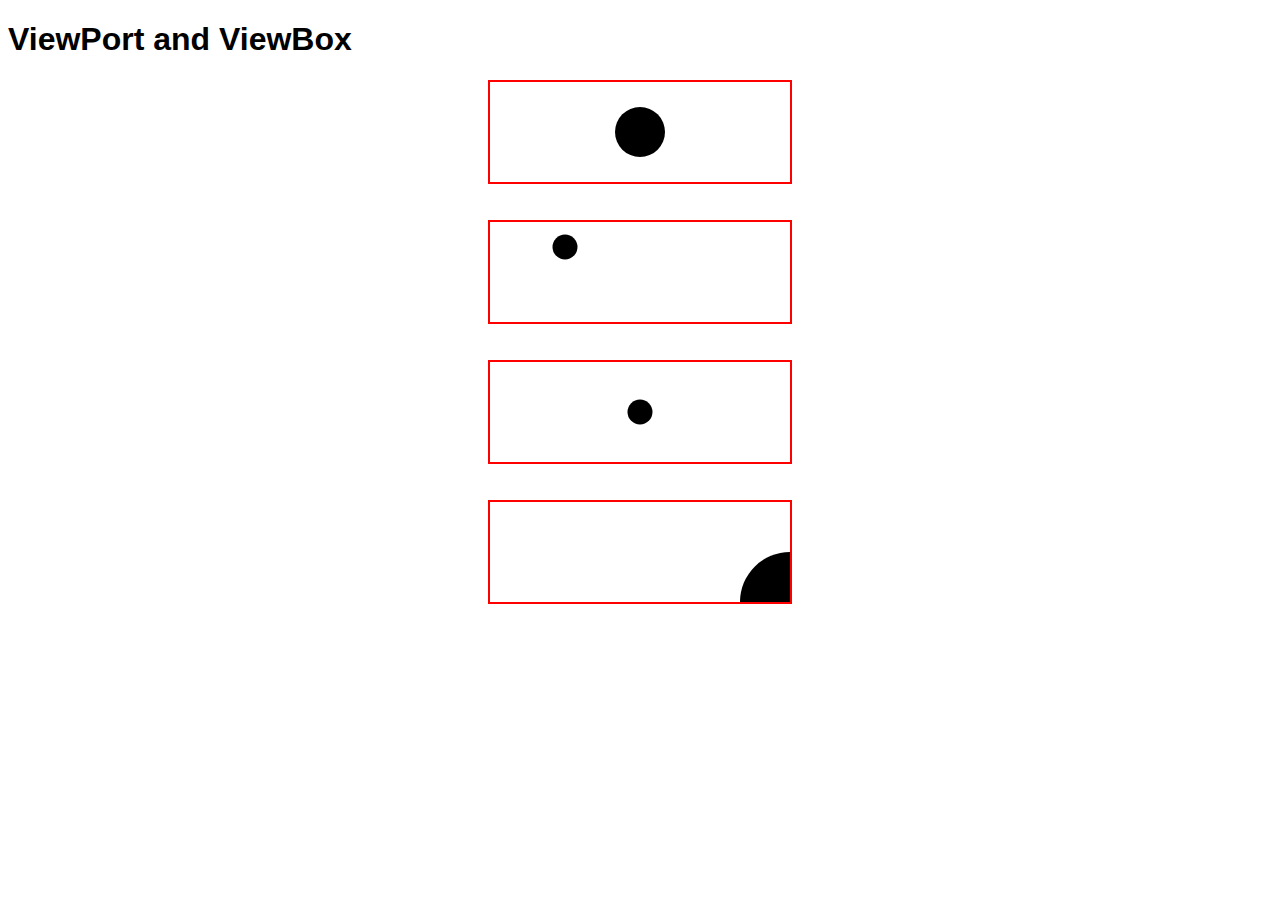
<file: viewport-viewbox/index.html>
<!DOCTYPE html>
<html lang="en">
<head>
  <meta charset="UTF-8">
  <meta http-equiv="X-UA-Compatible" content="IE=edge">
  <meta name="viewport" content="width=device-width, initial-scale=1.0">
  <title>ViewPort and ViewBox</title>

  <link rel="stylesheet" href="./../assets/css/style.css">
</head>
<body>
  <h1>ViewPort and ViewBox</h1>

  <svg width="300px" height="100px" style="border:2px solid red; margin:0 auto; display:block;">
    <circle r="25" cx="150" cy="50"/>
  </svg>
  <br><br>
  <svg width="300px" height="100px" viewBox="0 0 600 200" style="border:2px solid red; margin:0 auto; display:block;">
    <circle r="25" cx="150" cy="50"/>
  </svg>
  <br><br>
  <svg width="300px" height="100px" viewBox="-150 -50 600 200" style="border:2px solid red; margin:0 auto; display:block;">
    <circle r="25" cx="150" cy="50"/>
  </svg>
  <br><br>
  <svg width="300px" height="100px" viewBox="0 0 150 50" style="border:2px solid red; margin:0 auto; display:block;">
    <circle r="25" cx="150" cy="50"/>
  </svg>
</body>
</html>
</file>
<file: assets/css/style.css>
*{
  font-family:-apple-system, BlinkMacSystemFont, 'Segoe UI', Roboto, Oxygen, Ubuntu, Cantarell, 'Open Sans', 'Helvetica Neue', sans-serif
}

svg{
  border: 2px solid #9b1637
}
</file>
<file: assets/css/main.css>
*{
  font-family: -apple-system, BlinkMacSystemFont, 'Segoe UI', Roboto, Oxygen, Ubuntu, Cantarell, 'Open Sans', 'Helvetica Neue', sans-serif;
}
</file>
